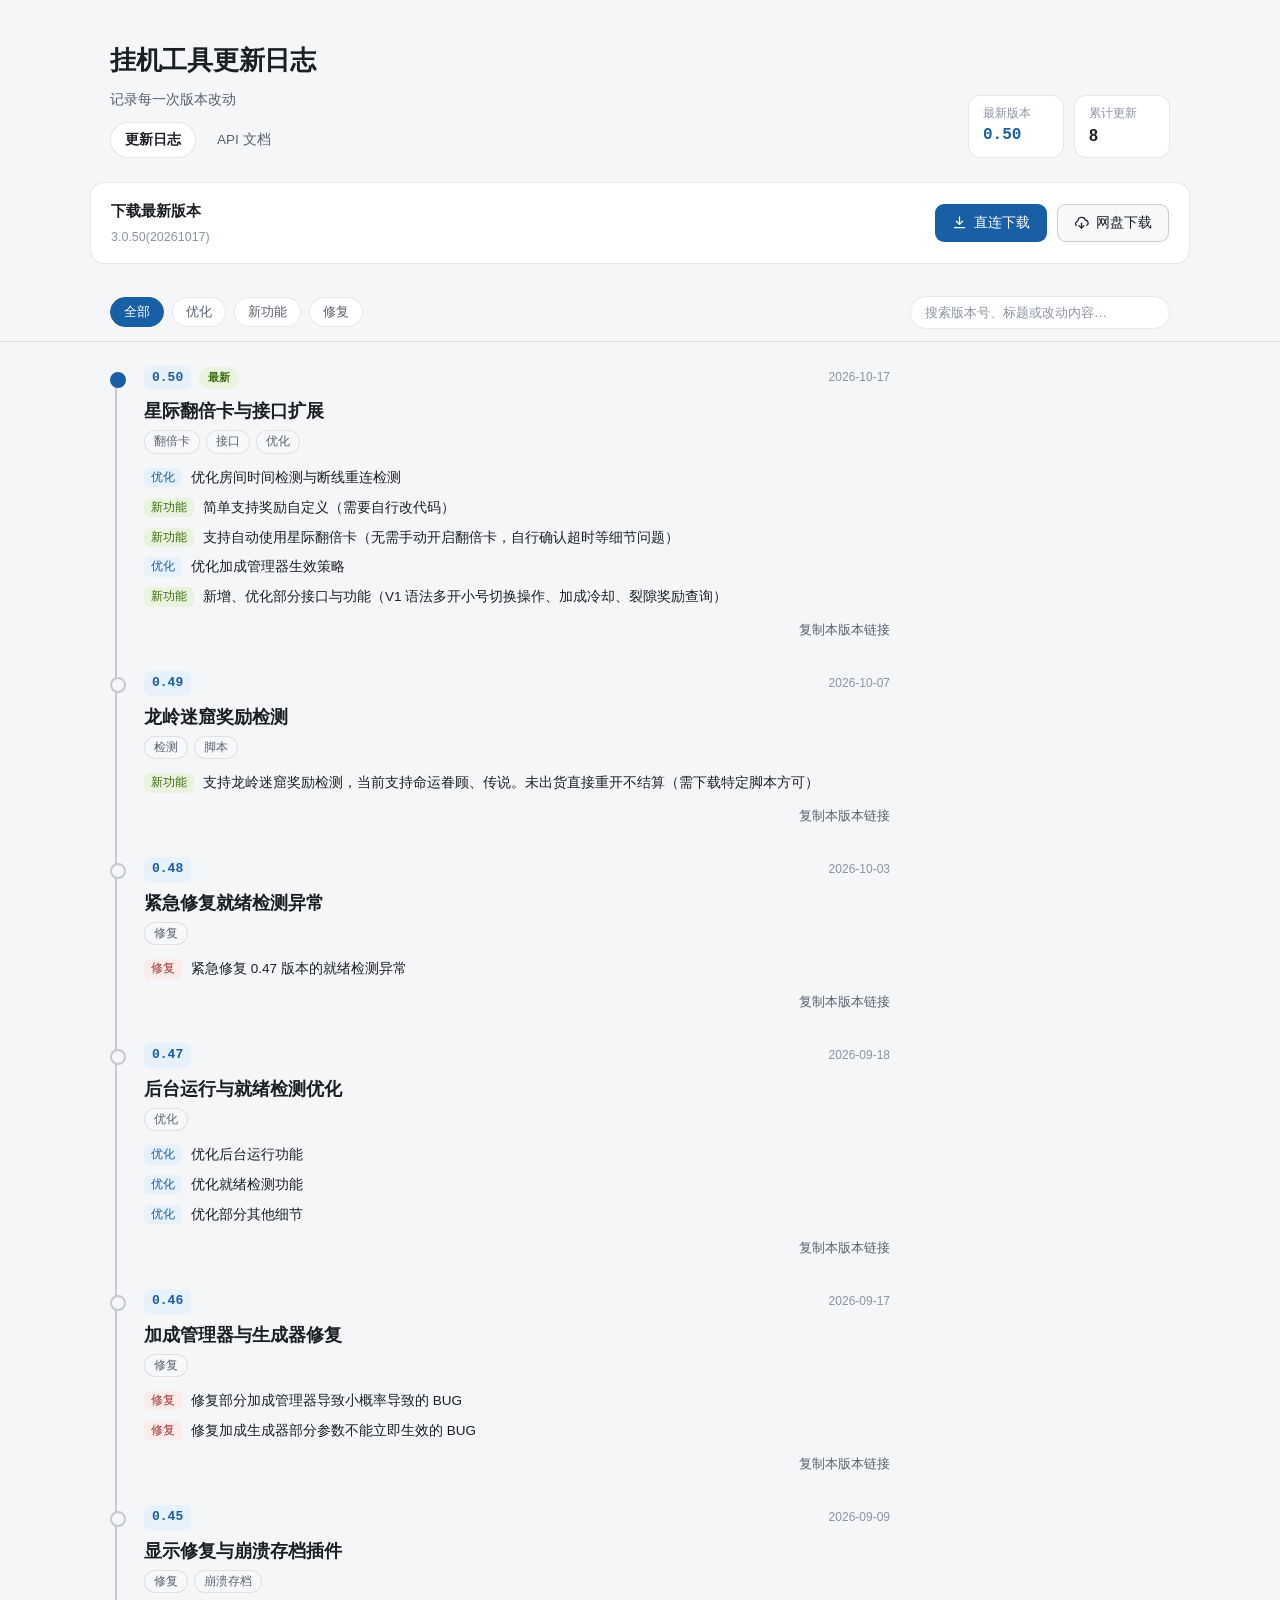
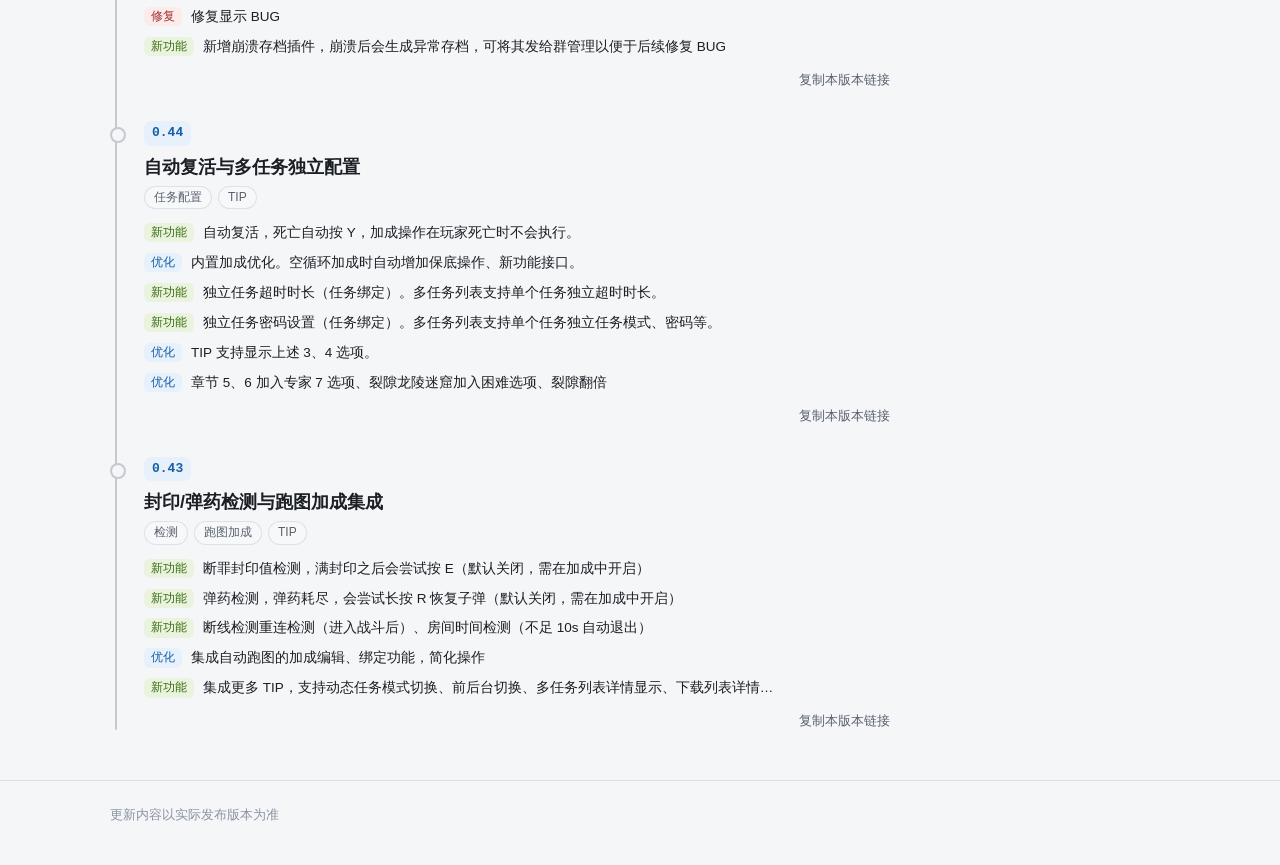
<file: index.html>
<!DOCTYPE html>
<html lang="zh-CN">
<head>
<meta charset="utf-8">
<meta name="viewport" content="width=device-width, initial-scale=1">
<title>挂机工具更新日志</title>
<meta name="description" content="挂机工具更新日志：记录每一次版本改动。">
<link rel="icon" href="data:,">
<link rel="stylesheet" href="./assets/style.css">
</head>
<body>

<header class="site-header">
  <div class="wrap">
    <div class="brand">
      <h1 id="site-title">挂机工具更新日志</h1>
      <p id="site-subtitle" class="subtitle">记录每一次版本改动</p>
      <nav class="site-nav brand-nav" aria-label="站点导航">
        <a href="./index.html" class="is-active" aria-current="page">更新日志</a>
        <a href="./api.html">API 文档</a>
      </nav>
    </div>
    <div class="meta">
      <div class="latest" id="latest-box" hidden>
        <span class="meta-label">最新版本</span>
        <strong id="latest-version">—</strong>
      </div>
      <div class="stat" id="stat-box" hidden>
        <span class="meta-label">累计更新</span>
        <strong id="stat-count">0</strong>
      </div>
    </div>
  </div>
</header>

<section class="download" id="download" hidden>
  <div class="wrap download-inner">
    <div class="download-text">
      <h2 id="download-title">下载最新版本</h2>
      <p id="download-note"></p>
    </div>
    <div class="download-actions" id="download-actions"></div>
  </div>
</section>

<div class="toolbar" id="toolbar" hidden>
  <div class="wrap toolbar-inner">
    <div class="filters" id="type-filters" role="group" aria-label="按类型筛选"></div>
    <div class="search">
      <input id="search" type="search" placeholder="搜索版本号、标题或改动内容…" autocomplete="off" aria-label="搜索">
    </div>
  </div>
</div>

<main class="wrap">
  <div id="status" class="status" role="status" aria-live="polite">
    <div class="spinner" aria-hidden="true"></div>
    <p>正在加载更新数据…</p>
  </div>
  <section id="timeline" class="timeline" aria-label="更新列表"></section>
</main>

<footer class="site-footer">
  <div class="wrap">
    <span id="footer-note">更新内容以实际发布版本为准</span>
  </div>
</footer>

<noscript>
  <div class="wrap"><p class="status">本站需要启用 JavaScript 才能解析并展示更新数据。</p></div>
</noscript>

<script src="./assets/app.js" defer></script>
</body>
</html>
</file>
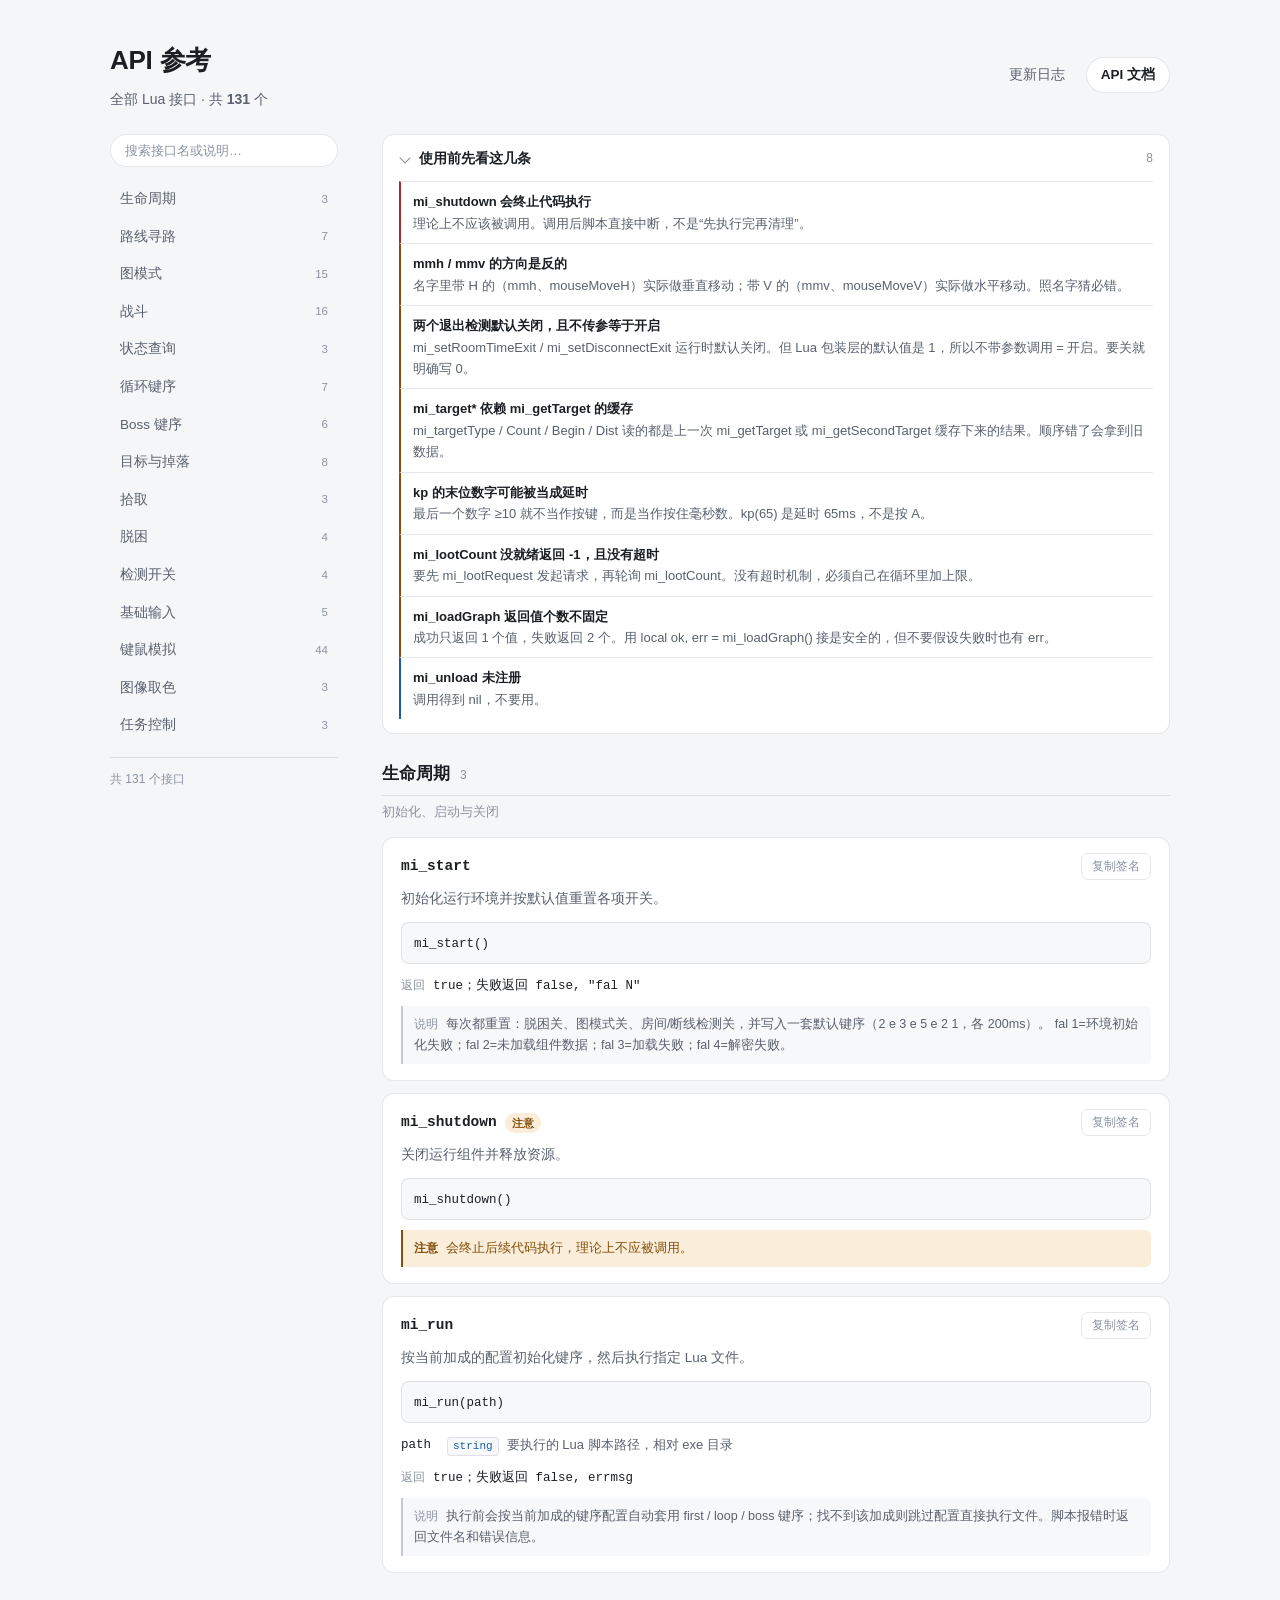
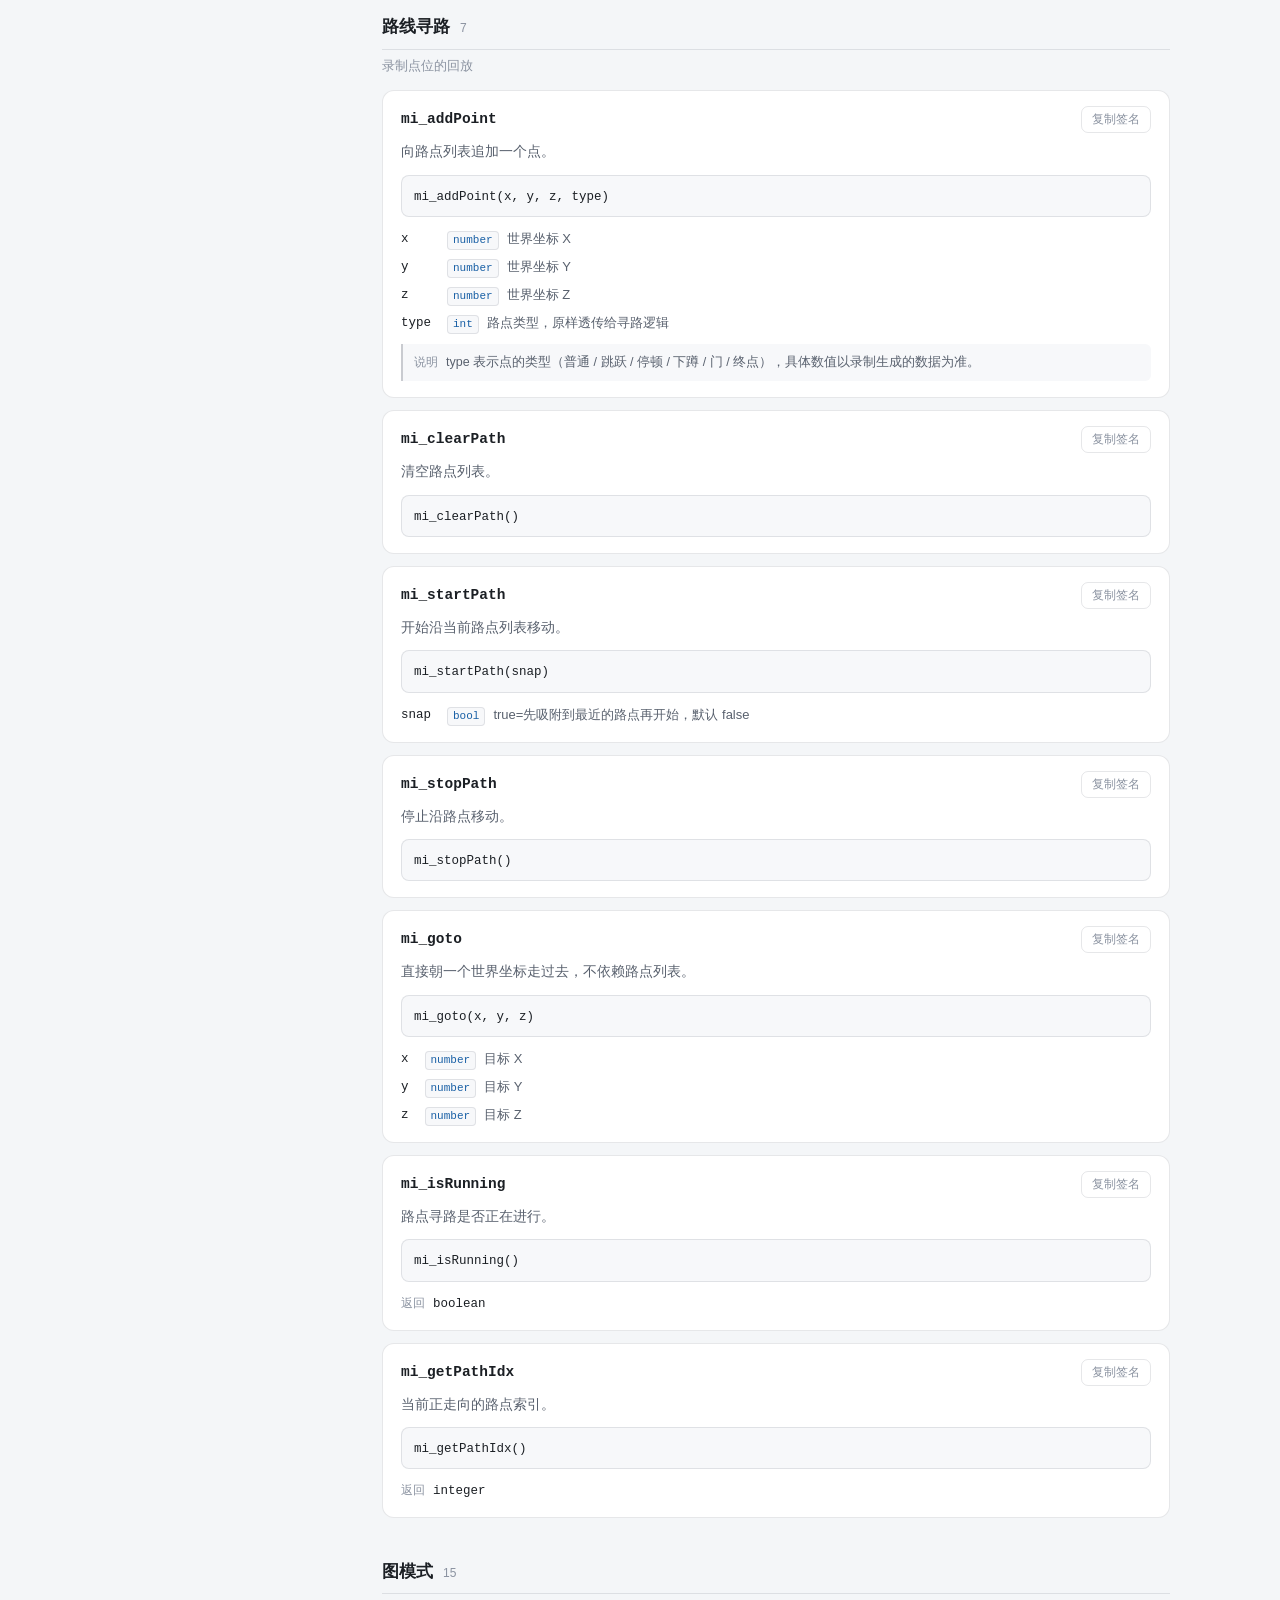
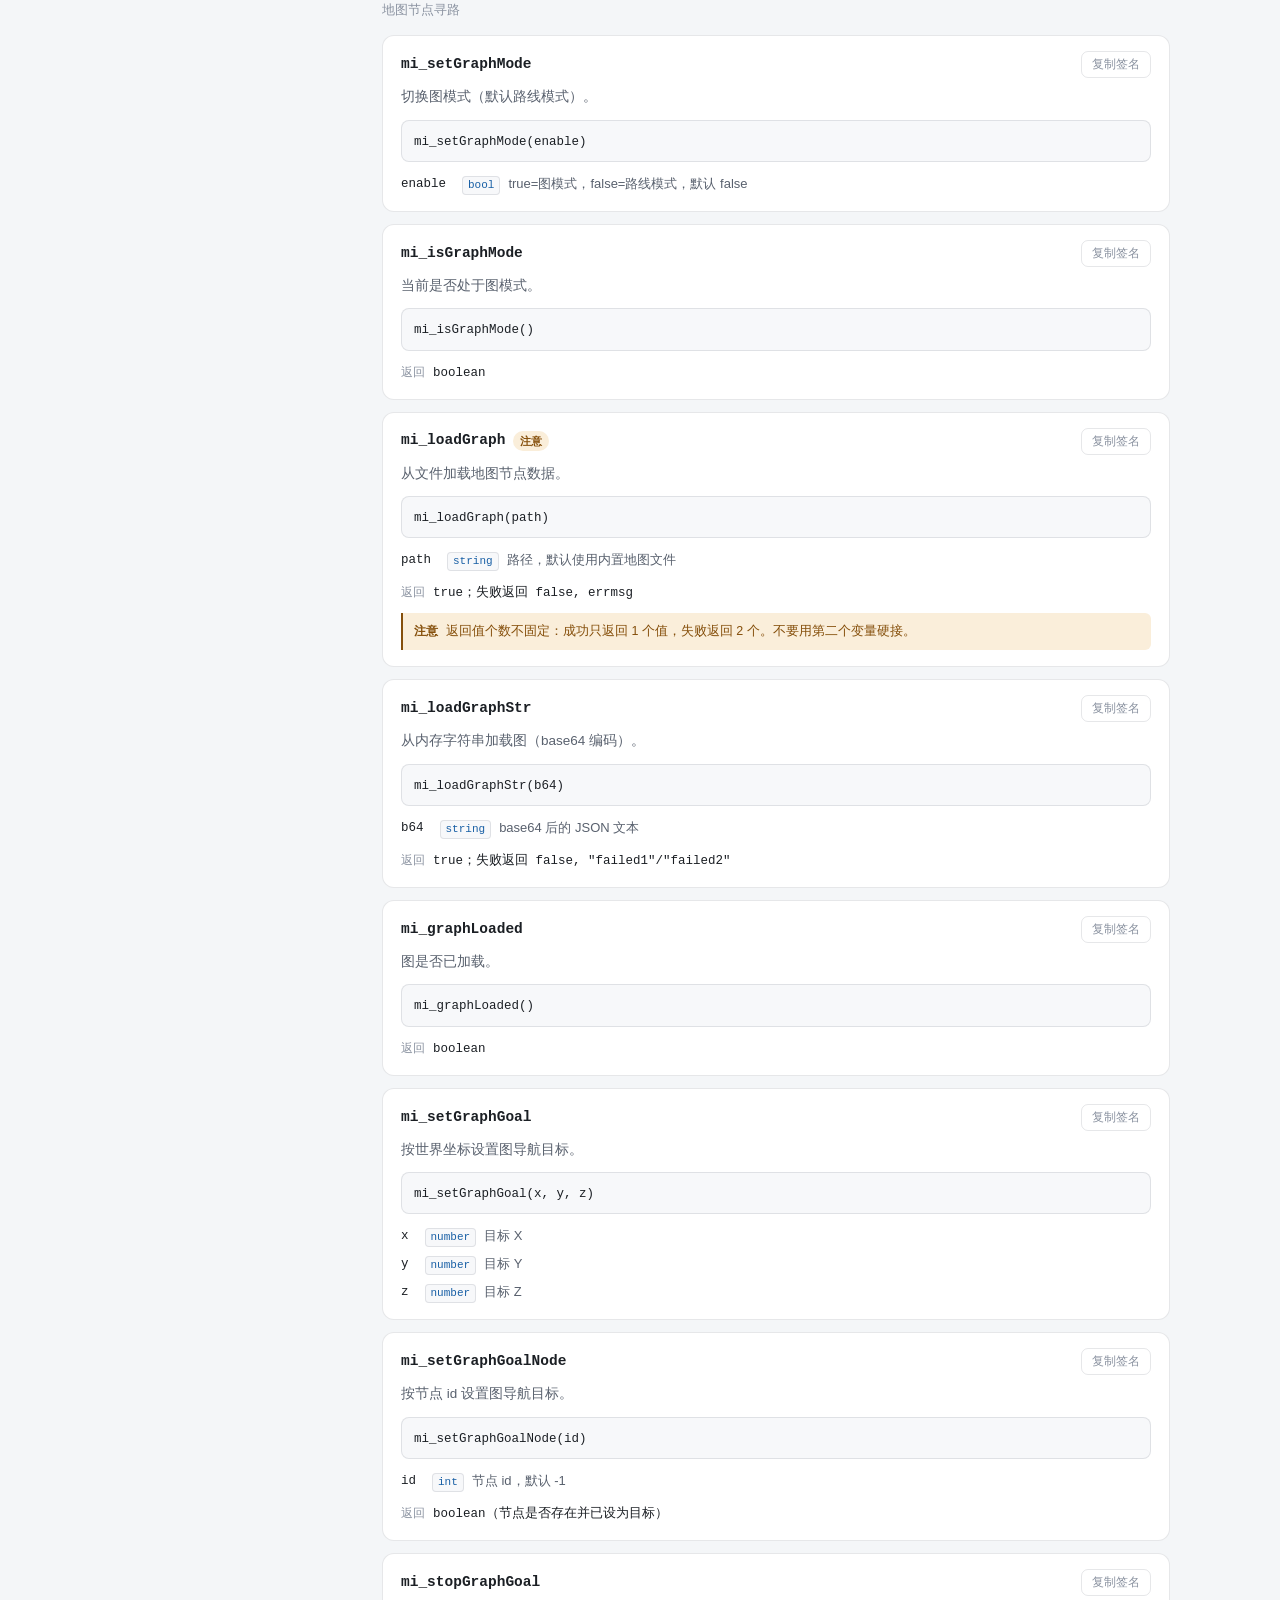
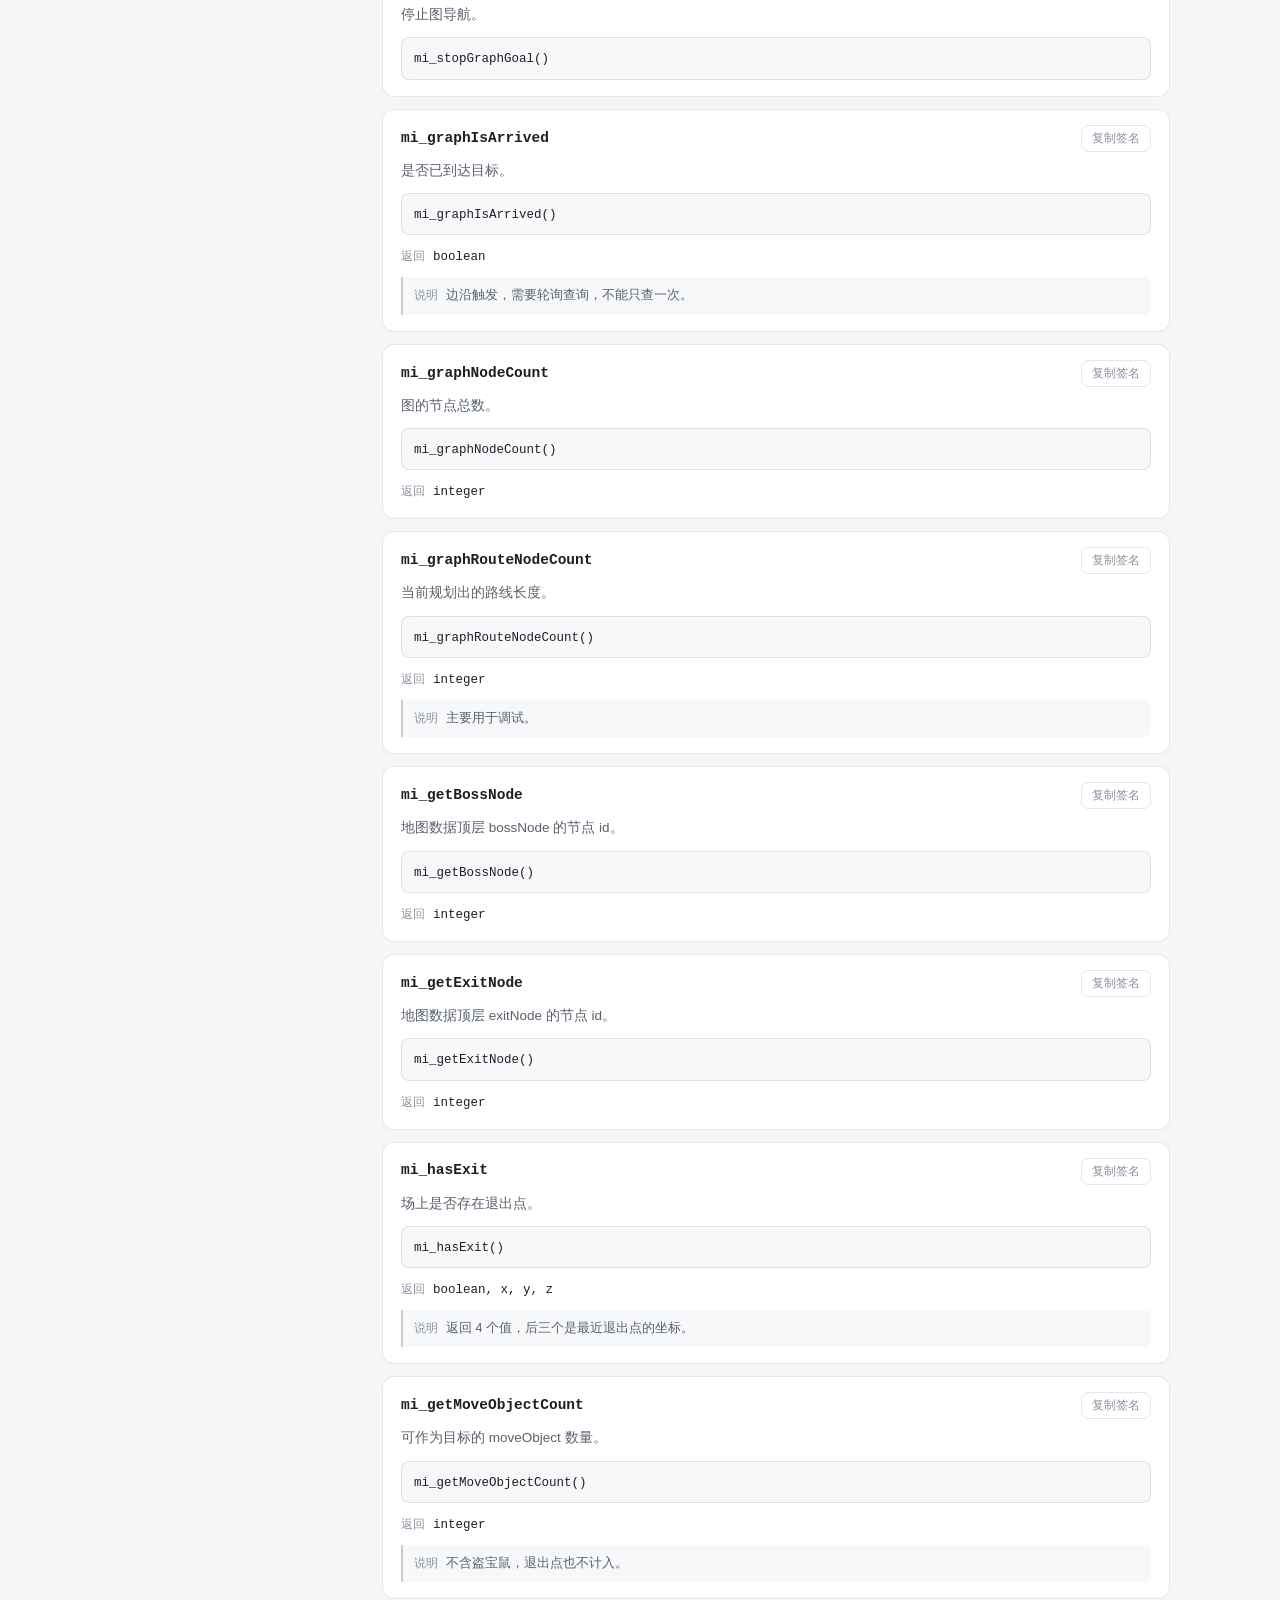
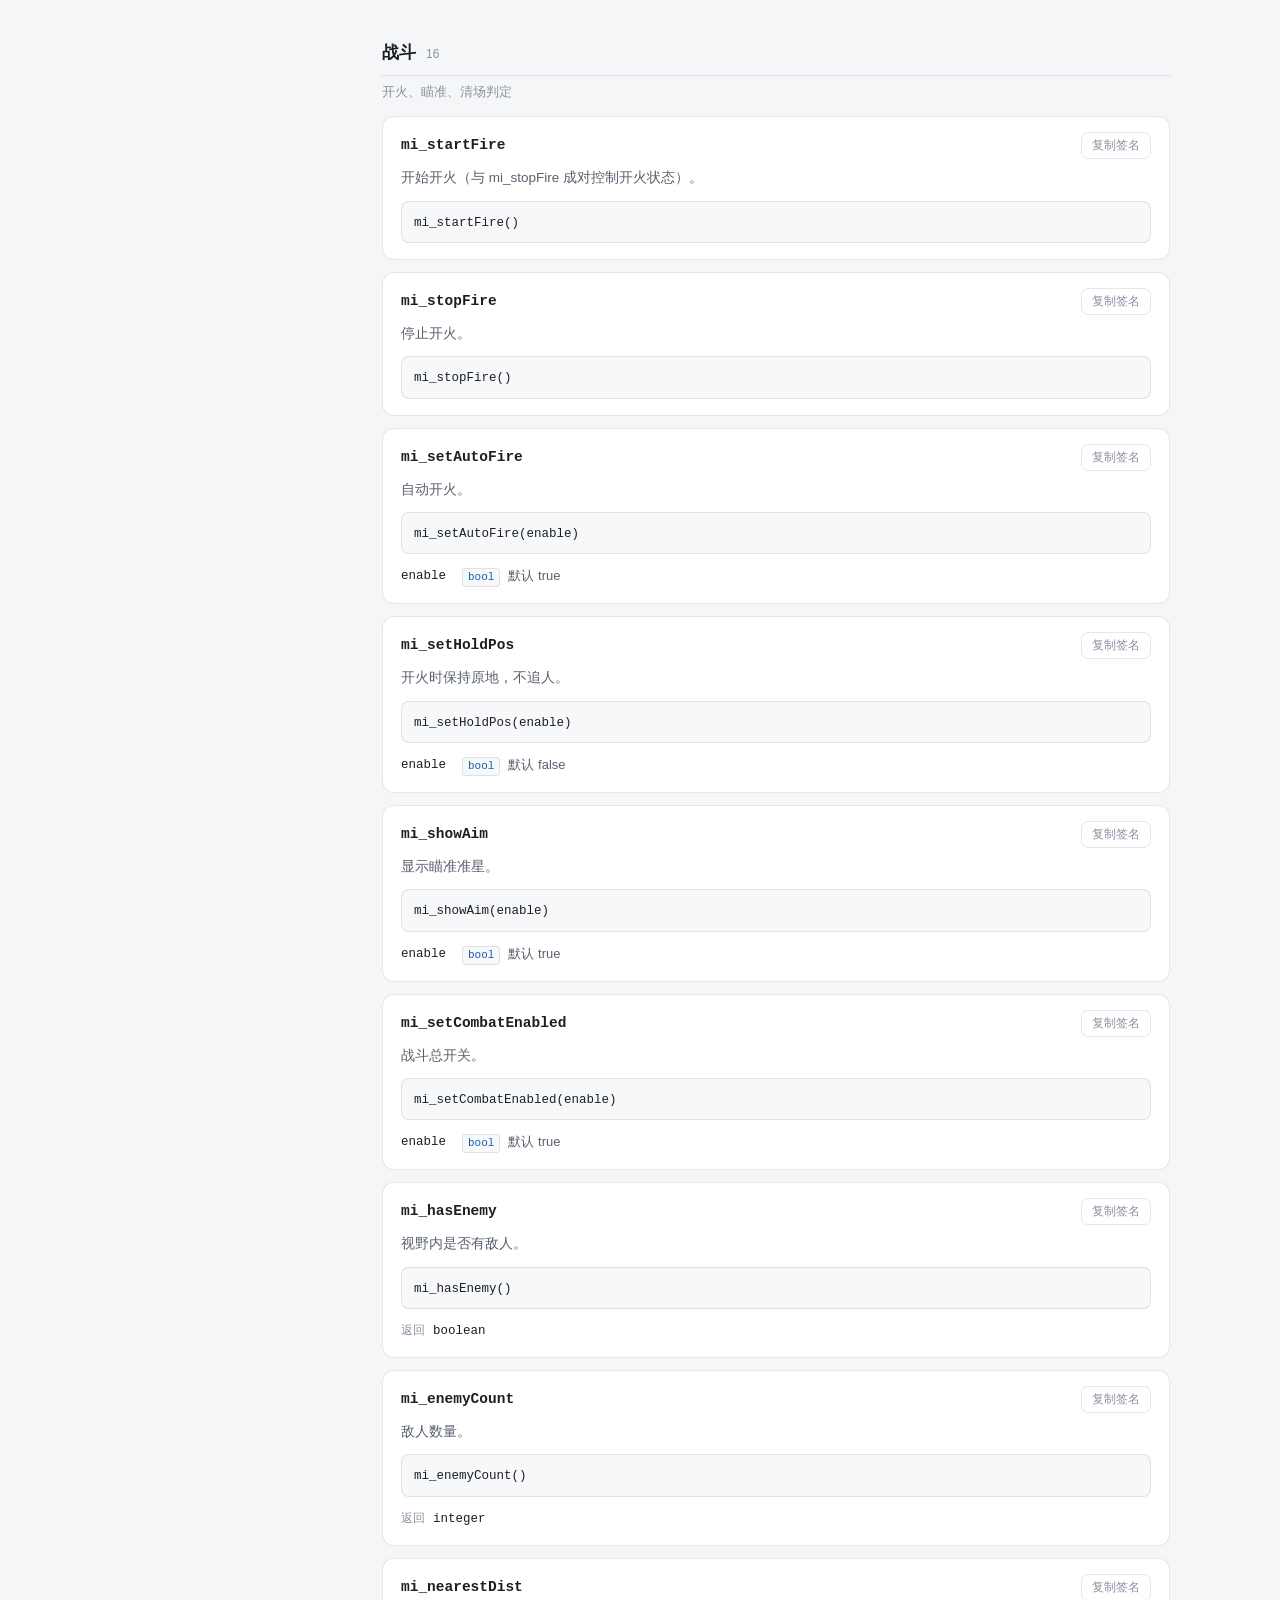
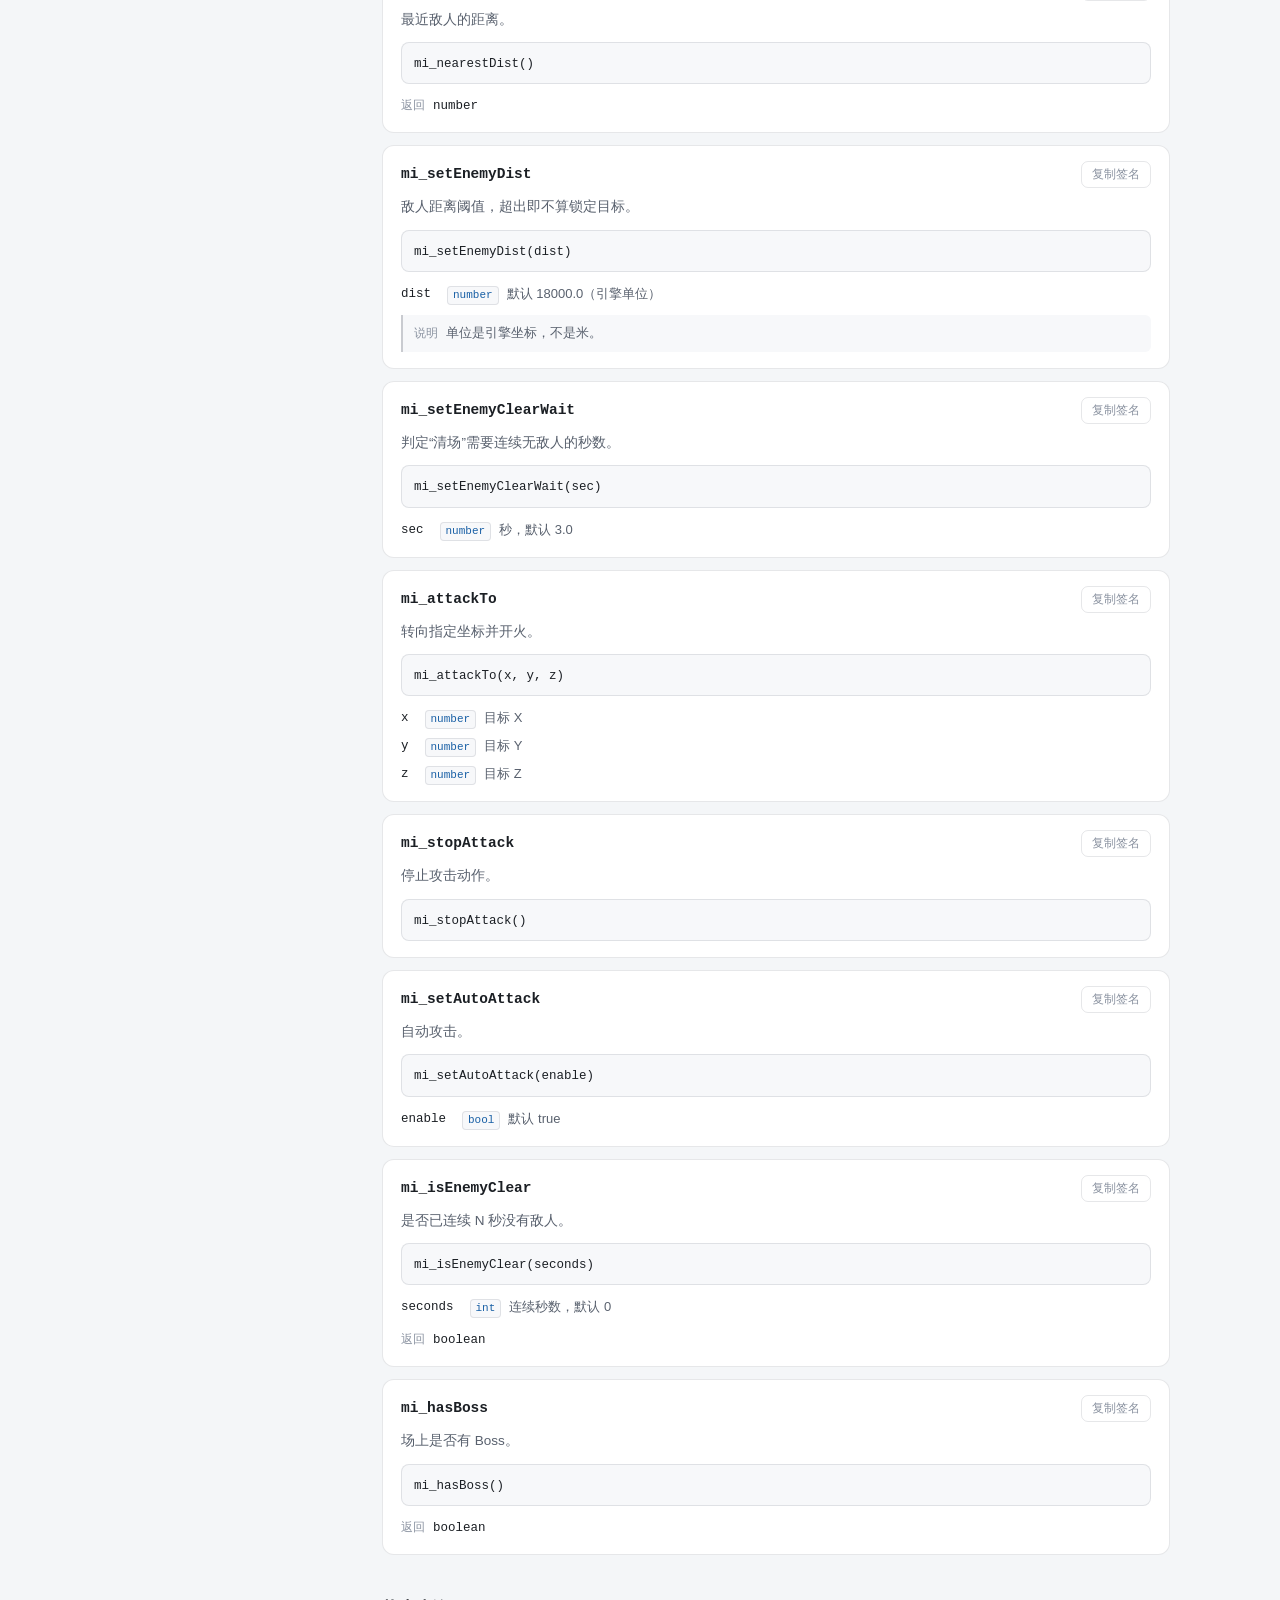
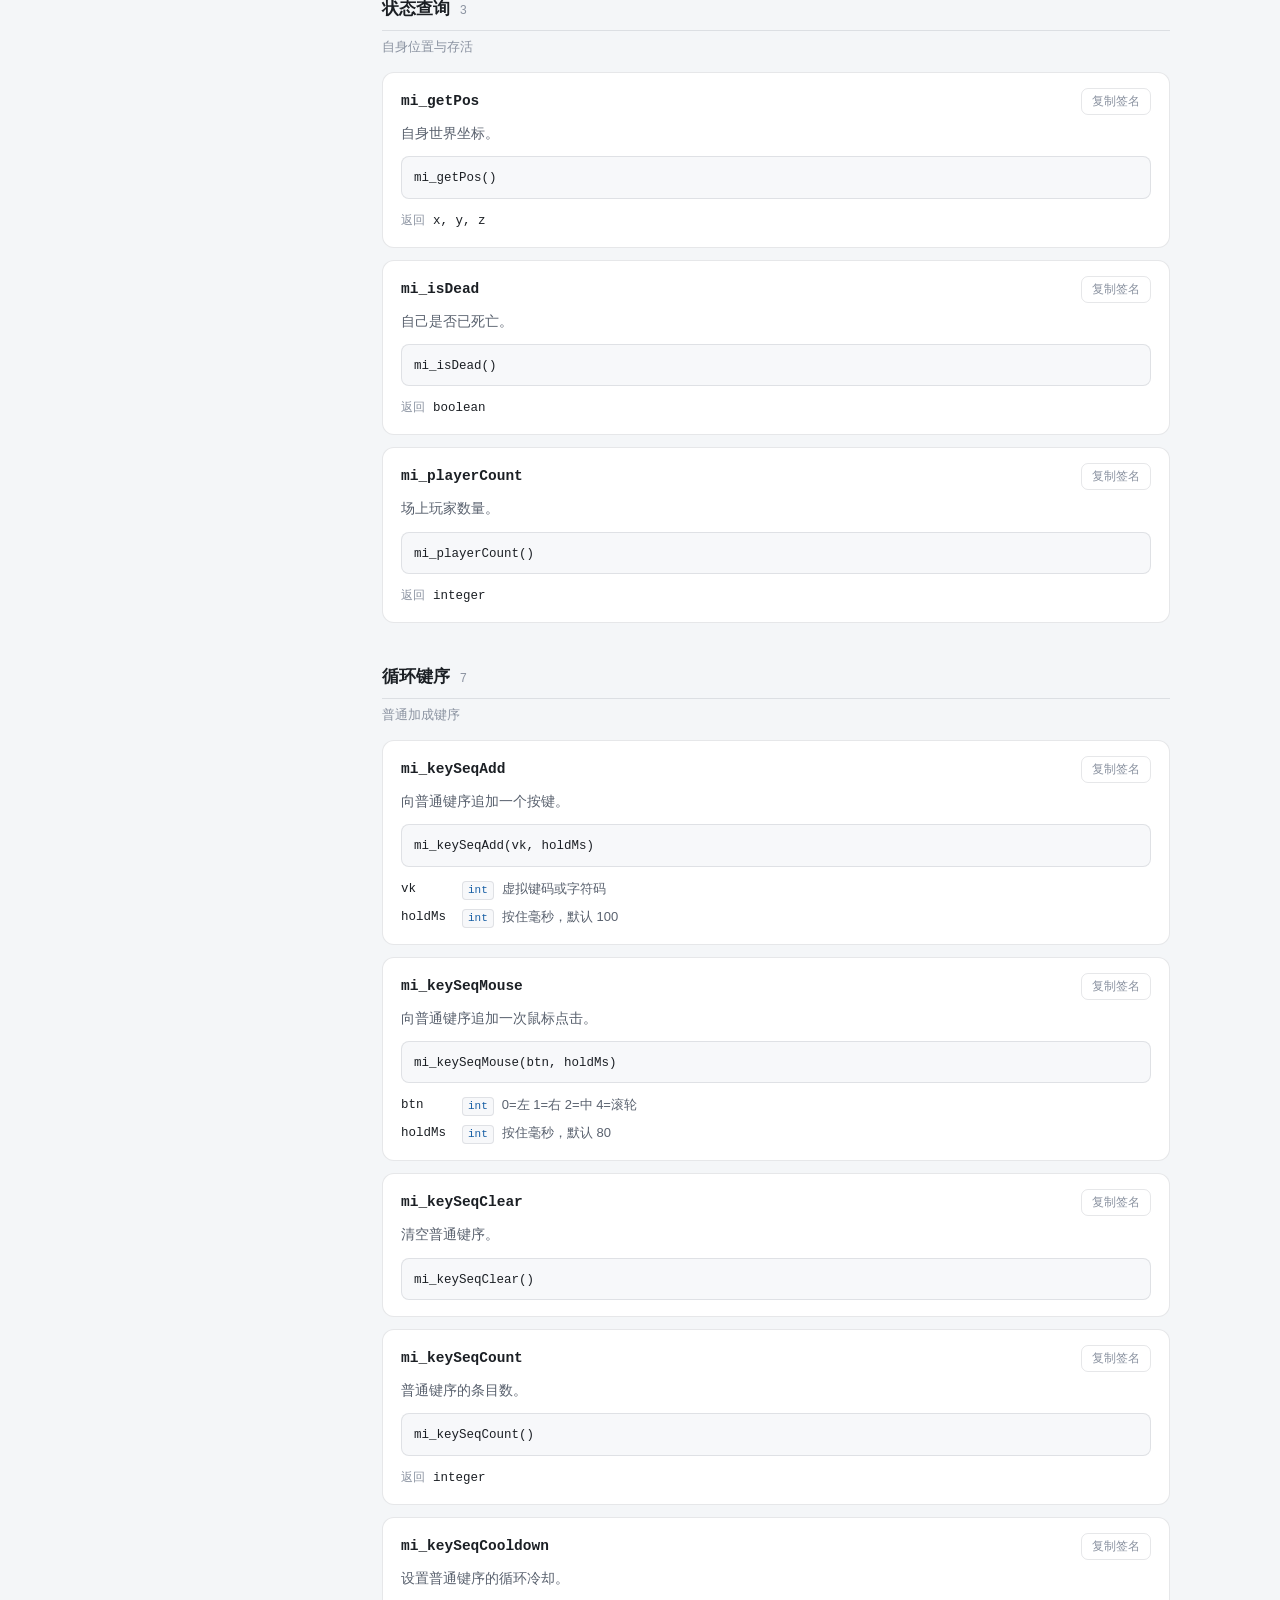
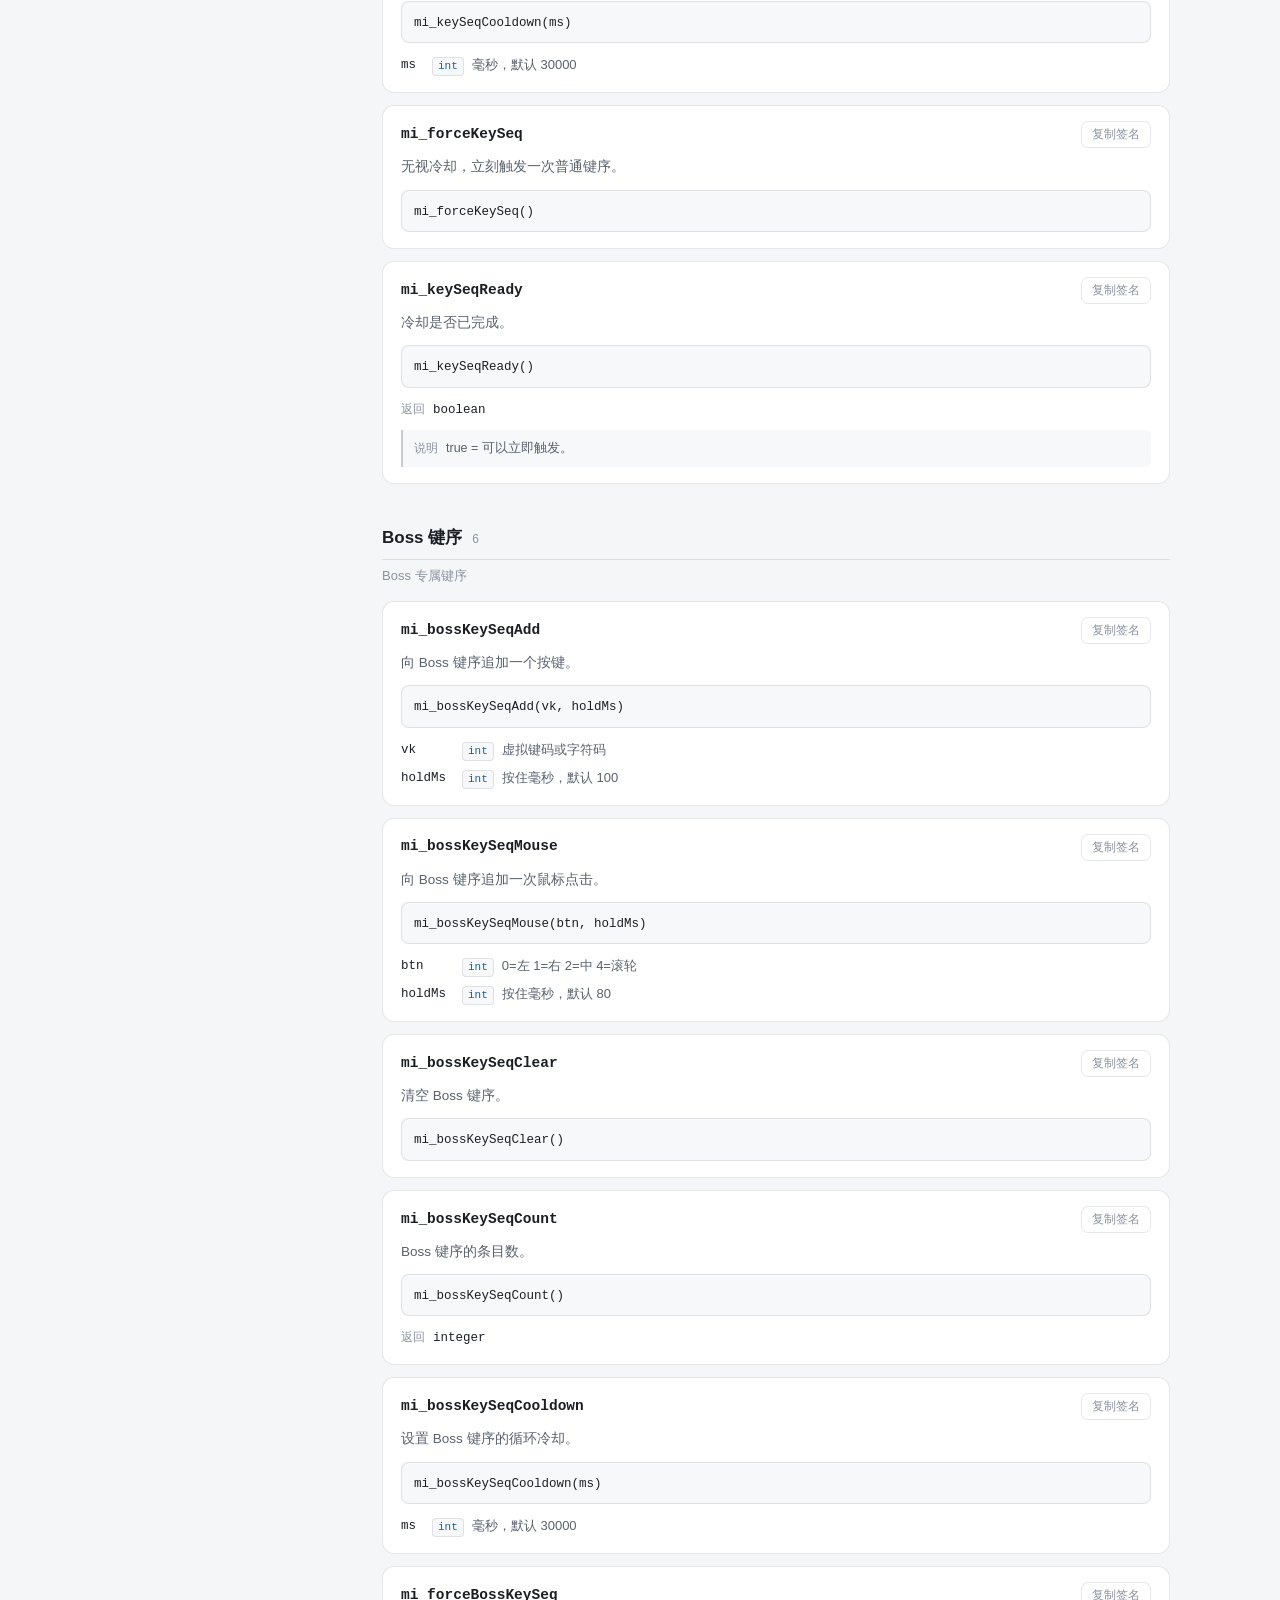
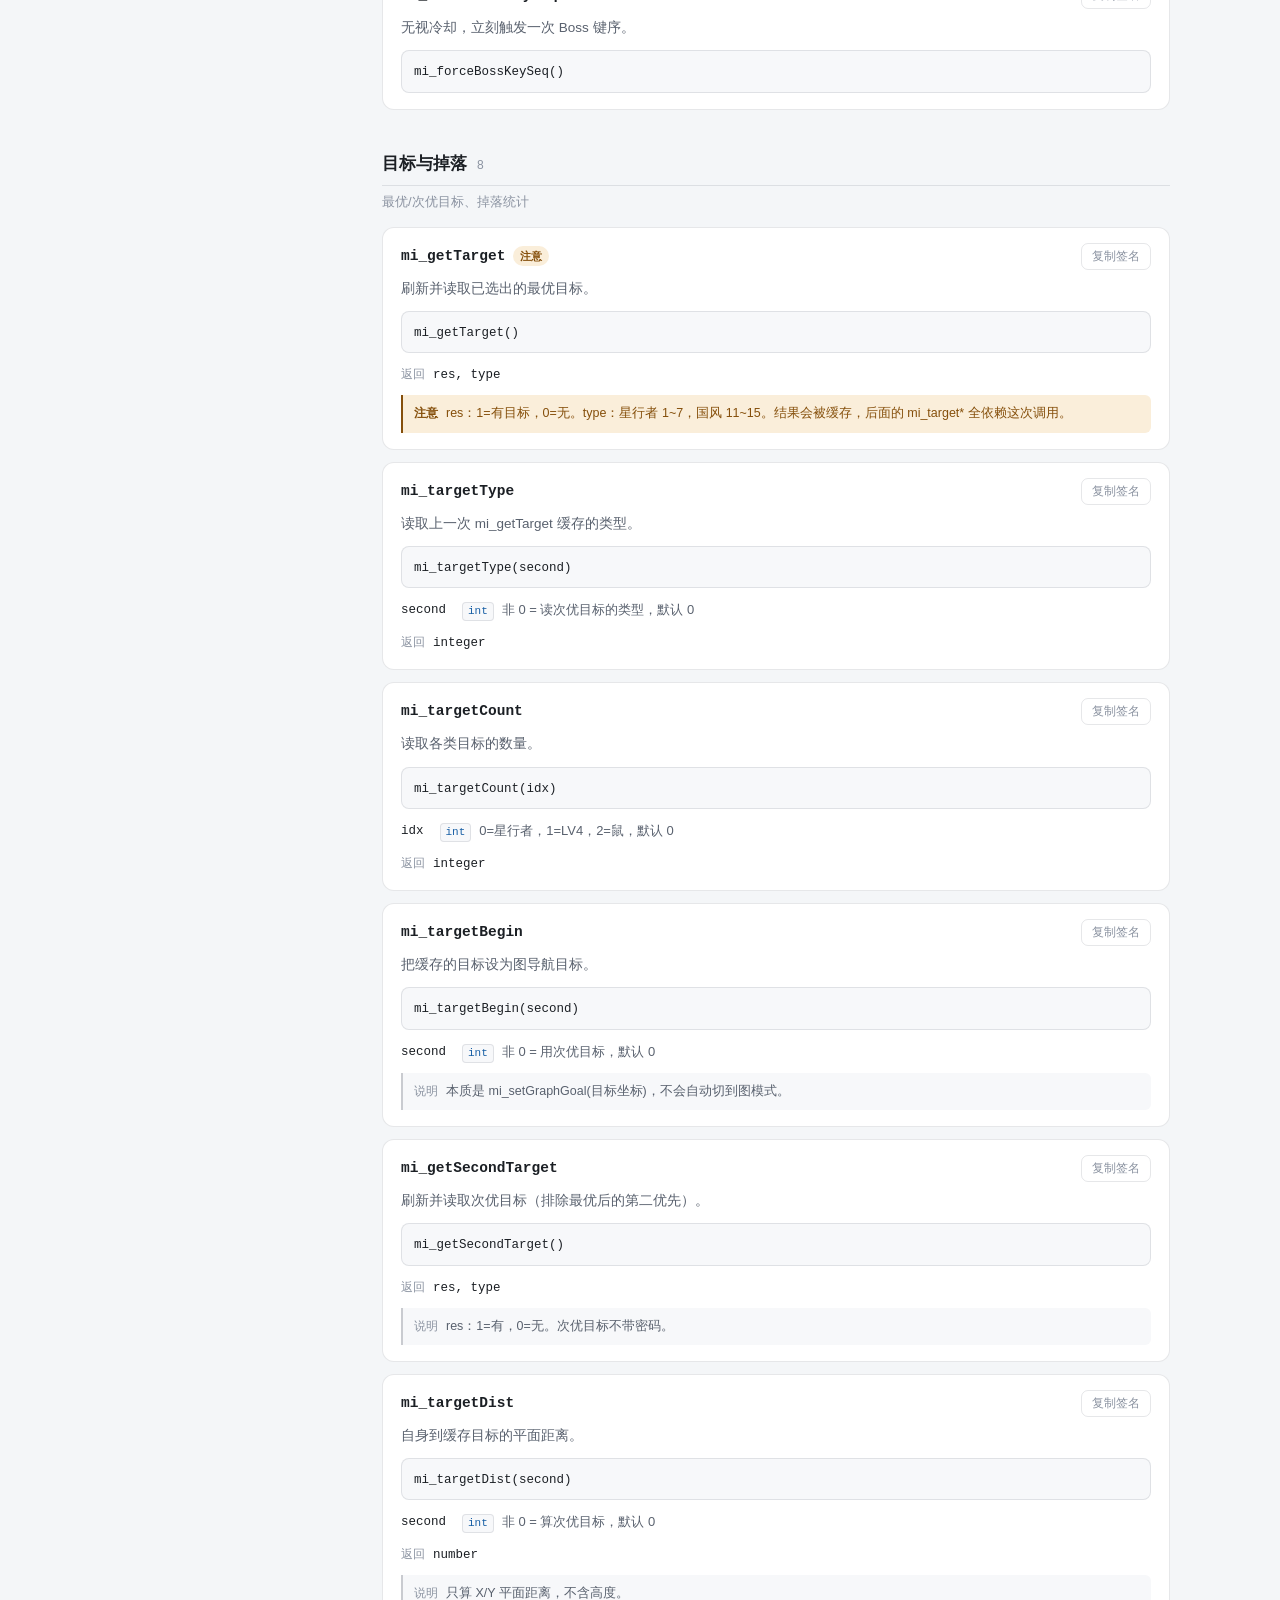
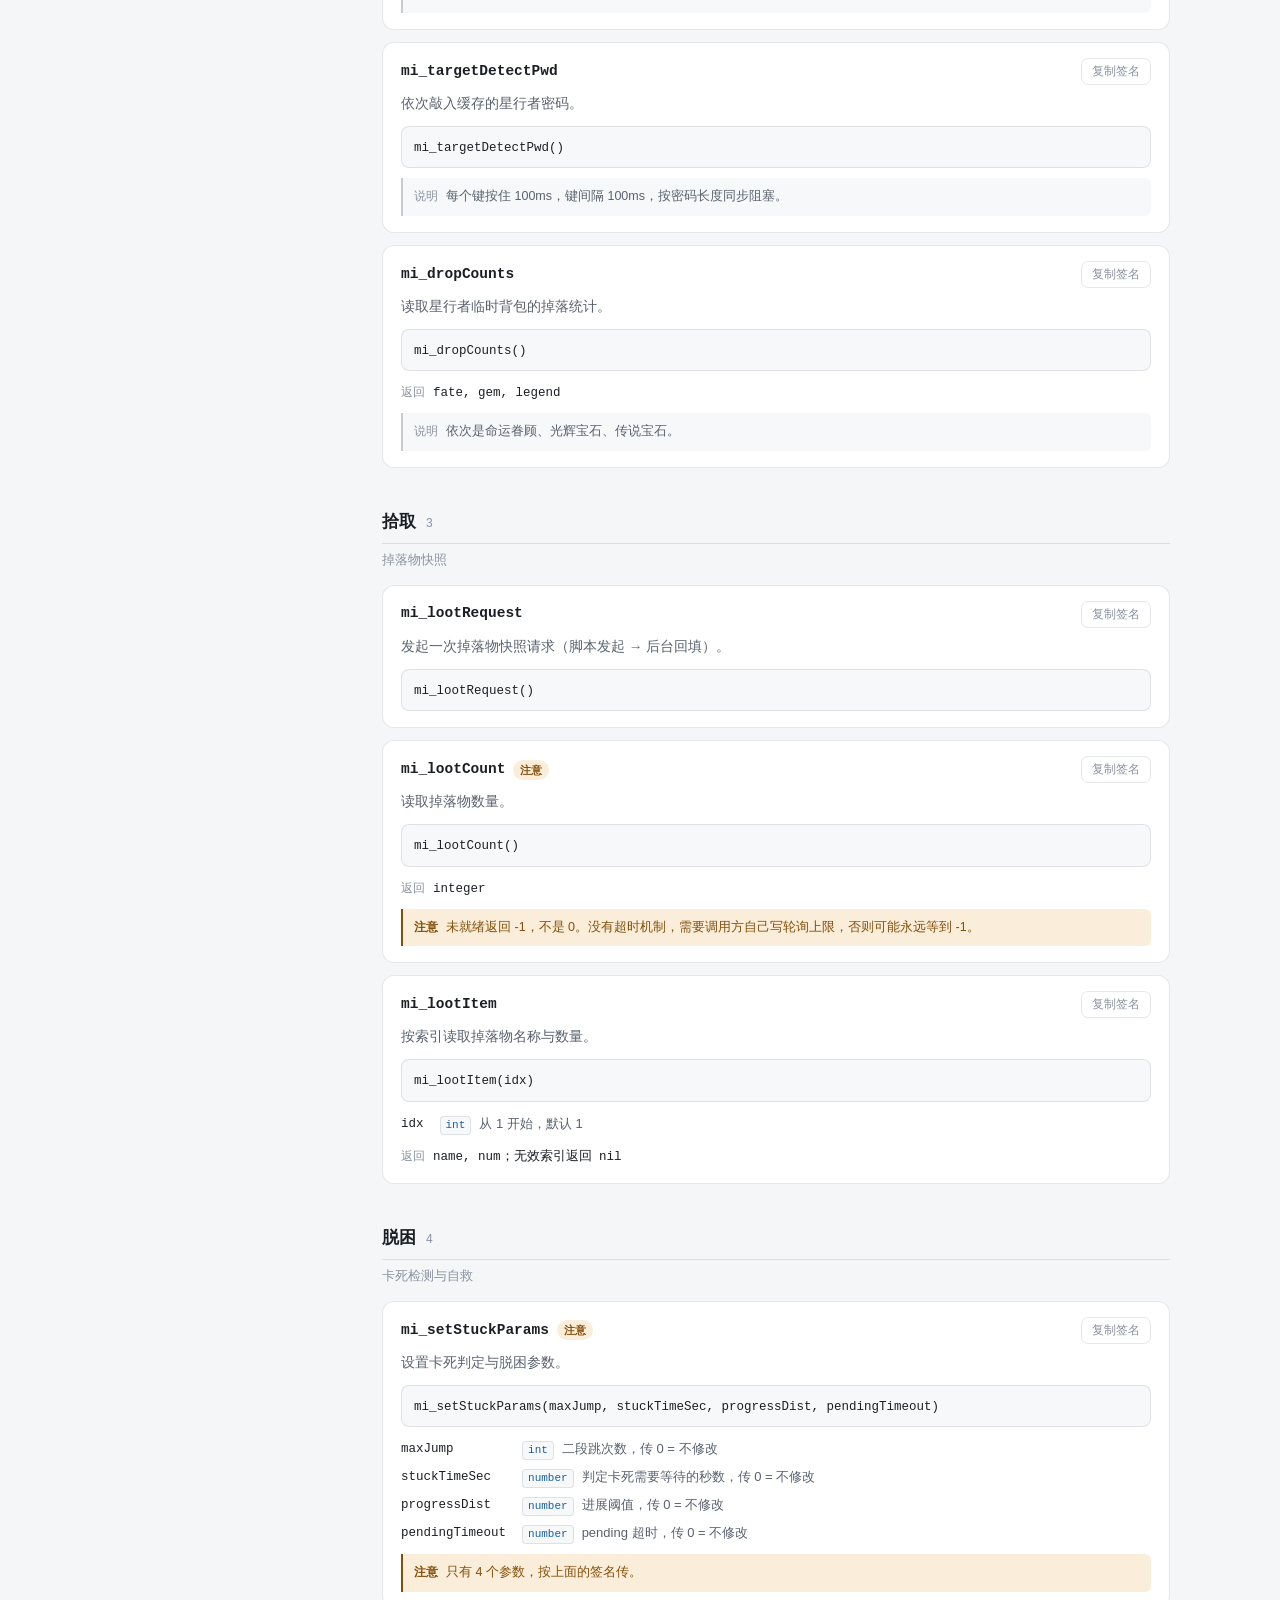
<file: api.html>
<!DOCTYPE html>
<html lang="zh-CN">
<head>
<meta charset="utf-8">
<meta name="viewport" content="width=device-width, initial-scale=1">
<title>API 参考 · 挂机工具</title>
<meta name="description" content="挂机工具 Lua 接口参考：全部 mi_* 与键鼠模拟函数，按功能分类检索。">
<link rel="icon" href="data:,">
<link rel="stylesheet" href="./assets/style.css">
</head>
<body>

<header class="site-header api-header">
  <div class="wrap">
    <div class="brand">
      <h1>API 参考</h1>
      <p class="subtitle">全部 Lua 接口 · 共 <strong id="api-total">—</strong> 个</p>
    </div>
    <nav class="site-nav" aria-label="站点导航">
      <a href="./index.html">更新日志</a>
      <a href="./api.html" class="is-active" aria-current="page">API 文档</a>
    </nav>
  </div>
</header>

<main class="wrap api-layout">

  <aside class="api-side">
    <div class="search api-search">
      <input id="api-search" type="search" placeholder="搜索接口名或说明…" autocomplete="off" aria-label="搜索接口">
    </div>
    <nav id="api-cats" class="api-cats" aria-label="接口分类"></nav>
    <p class="api-stat" id="api-stat"></p>
  </aside>

  <div class="api-main">
    <section id="api-notes" class="api-notes" aria-label="已知问题"></section>
    <div id="api-status" class="status" role="status" aria-live="polite">
      <div class="spinner" aria-hidden="true"></div>
      <p>正在加载接口数据…</p>
    </div>
    <section id="api-list" class="api-list" aria-label="接口列表"></section>
  </div>

</main>

<footer class="site-footer">
  <div class="wrap">
    <span>内容按实际接口逐条核对 · 版本 3.0.50</span>
  </div>
</footer>

<noscript>
  <div class="wrap"><p class="status">本页需要启用 JavaScript 才能解析并展示接口数据。</p></div>
</noscript>

<script src="./assets/api.js" defer></script>
</body>
</html>
</file>
<file: assets/style.css>
/* 挂机工具更新日志 — 时间线风格 */

:root {
  --bg: #f4f6f8;
  --surface: #ffffff;
  --surface-2: #f7f8fa;
  --text: #1b1f24;
  --text-2: #59616e;
  --text-3: #8b93a1;
  --border: rgba(16, 24, 40, .10);
  --border-strong: rgba(16, 24, 40, .20);
  --accent: #185fa5;

  --c-green-bg: #eaf3de;   --c-green-fg: #3b6d11;
  --c-red-bg: #fcebeb;     --c-red-fg: #a32d2d;
  --c-blue-bg: #e6f1fb;    --c-blue-fg: #185fa5;
  --c-amber-bg: #faeeda;   --c-amber-fg: #854f0b;
  --c-gray-bg: #f1efe8;    --c-gray-fg: #5f5e5a;
  --c-purple-bg: #eeedfe;  --c-purple-fg: #534ab7;
  --c-teal-bg: #e1f5ee;    --c-teal-fg: #0f6e56;
  --c-pink-bg: #fbeaf0;    --c-pink-fg: #993556;
}

@media (prefers-color-scheme: dark) {
  :root {
    --bg: #14171a;
    --surface: #1c2024;
    --surface-2: #23282d;
    --text: #eceef1;
    --text-2: #a8b0ba;
    --text-3: #7b838e;
    --border: rgba(255, 255, 255, .10);
    --border-strong: rgba(255, 255, 255, .20);
    --accent: #85b7eb;

    --c-green-bg: rgba(151, 196, 89, .16);  --c-green-fg: #c0dd97;
    --c-red-bg: rgba(226, 75, 74, .16);     --c-red-fg: #f09595;
    --c-blue-bg: rgba(55, 138, 221, .16);   --c-blue-fg: #85b7eb;
    --c-amber-bg: rgba(239, 159, 39, .16);  --c-amber-fg: #fac775;
    --c-gray-bg: rgba(180, 178, 169, .16);  --c-gray-fg: #d3d1c7;
    --c-purple-bg: rgba(127, 119, 221, .16);--c-purple-fg: #cecbf6;
    --c-teal-bg: rgba(29, 158, 117, .16);   --c-teal-fg: #9fe1cb;
    --c-pink-bg: rgba(212, 83, 126, .16);   --c-pink-fg: #f4c0d1;
  }
}

* { box-sizing: border-box; }

html { -webkit-text-size-adjust: 100%; }

body {
  margin: 0;
  background: var(--bg);
  color: var(--text);
  font-family: -apple-system, BlinkMacSystemFont, "Segoe UI", "Microsoft YaHei",
               "PingFang SC", "Hiragino Sans GB", Roboto, Helvetica, Arial, sans-serif;
  font-size: 14px;
  line-height: 1.6;
  -webkit-font-smoothing: antialiased;
}

.wrap {
  max-width: 1100px;
  margin: 0 auto;
  padding: 0 20px;
}

/* ---------- 头部 ---------- */

.site-header {
  padding: 40px 0 24px;
}

.site-header .wrap {
  display: flex;
  flex-wrap: wrap;
  gap: 20px;
  align-items: flex-end;
  justify-content: space-between;
}

.brand h1 {
  margin: 0;
  font-size: 26px;
  font-weight: 600;
  letter-spacing: -.01em;
}

.subtitle {
  margin: 6px 0 0;
  color: var(--text-2);
  font-size: 14px;
}

.meta {
  display: flex;
  gap: 10px;
}

.latest,
.stat {
  background: var(--surface);
  border: 1px solid var(--border);
  border-radius: 12px;
  padding: 8px 14px;
  min-width: 96px;
}

.meta-label {
  display: block;
  font-size: 12px;
  color: var(--text-3);
}

.latest strong { font-size: 16px; font-weight: 600; color: var(--accent); font-family: ui-monospace, Consolas, monospace; }
.stat strong { font-size: 16px; font-weight: 600; }

/* ---------- 下载区 ---------- */

.download {
  margin-bottom: 20px;
}

.download-inner {
  display: flex;
  flex-wrap: wrap;
  gap: 16px 20px;
  align-items: center;
  justify-content: space-between;
  background: var(--surface);
  border: 1px solid var(--border);
  border-radius: 14px;
  padding: 16px 20px;
}

.download-text h2 {
  margin: 0;
  font-size: 15px;
  font-weight: 600;
}

.download-text p {
  margin: 4px 0 0;
  font-size: 12.5px;
  color: var(--text-3);
}

.download-actions {
  display: flex;
  flex-wrap: wrap;
  align-items: center;
  gap: 10px;
}

.btn {
  display: inline-flex;
  align-items: center;
  gap: 7px;
  height: 38px;
  padding: 0 16px;
  border: 1px solid transparent;
  border-radius: 9px;
  font-size: 13.5px;
  font-weight: 500;
  white-space: nowrap;
  text-decoration: none;
  cursor: pointer;
  transition: background .15s, border-color .15s, color .15s;
}

.btn svg { width: 15px; height: 15px; flex: none; }

.btn-primary {
  background: var(--accent);
  color: #fff;
}

.btn-primary:hover { background: #0c447c; }

.btn-ghost {
  background: var(--surface-2);
  border-color: var(--border-strong);
  color: var(--text);
}

.btn-ghost:hover {
  border-color: var(--accent);
  color: var(--accent);
}

.btn.is-disabled {
  opacity: .45;
  cursor: not-allowed;
}

.code-chip {
  display: inline-flex;
  align-items: center;
  height: 38px;
  padding: 0 13px;
  border: 1px dashed var(--border-strong);
  border-radius: 9px;
  background: none;
  color: var(--text-2);
  font-family: ui-monospace, Consolas, monospace;
  font-size: 12.5px;
  cursor: pointer;
  transition: border-color .15s, color .15s;
}

.code-chip:hover {
  border-color: var(--accent);
  color: var(--accent);
}

.code-chip.is-done {
  border-color: var(--c-green-fg);
  color: var(--c-green-fg);
}

@media (prefers-color-scheme: dark) {
  .btn-primary { color: #10141a; }
  .btn-primary:hover { background: #b5d4f4; }
}

/* ---------- 工具条 ---------- */

.toolbar {
  position: sticky;
  top: 0;
  z-index: 5;
  background: color-mix(in srgb, var(--bg) 88%, transparent);
  backdrop-filter: blur(10px);
  border-bottom: 1px solid var(--border);
  padding: 12px 0;
  margin-bottom: 24px;
}

.toolbar-inner {
  display: flex;
  flex-wrap: wrap;
  gap: 12px;
  align-items: center;
  justify-content: space-between;
}

.filters {
  display: flex;
  flex-wrap: wrap;
  gap: 8px;
}

.chip {
  border: 1px solid var(--border);
  background: var(--surface);
  color: var(--text-2);
  border-radius: 999px;
  padding: 5px 13px;
  font-size: 13px;
  font-family: inherit;
  cursor: pointer;
  transition: background .15s, color .15s, border-color .15s;
}

.chip:hover { border-color: var(--border-strong); color: var(--text); }

.chip[aria-pressed="true"] {
  background: var(--accent);
  border-color: var(--accent);
  color: #fff;
}

@media (prefers-color-scheme: dark) {
  .chip[aria-pressed="true"] { color: #10141a; }
}

.search input {
  width: 260px;
  max-width: 100%;
  padding: 8px 14px;
  border: 1px solid var(--border);
  border-radius: 999px;
  background: var(--surface);
  color: var(--text);
  font-size: 13px;
  font-family: inherit;
  outline: none;
  transition: border-color .15s;
}

.search input::placeholder { color: var(--text-3); }
.search input:focus { border-color: var(--accent); }

/* ---------- 状态区 ---------- */

.status {
  display: flex;
  flex-direction: column;
  align-items: center;
  gap: 12px;
  padding: 60px 20px;
  color: var(--text-2);
  text-align: center;
}

.status[hidden] { display: none; }

.status.is-error { color: var(--c-red-fg); }
.status.is-error code {
  font-family: ui-monospace, Consolas, monospace;
  background: var(--surface-2);
  border: 1px solid var(--border);
  border-radius: 6px;
  padding: 2px 6px;
  color: var(--text);
}
.status p { margin: 0; }
.status .hint { font-size: 13px; color: var(--text-3); }

.spinner {
  width: 22px;
  height: 22px;
  border: 2px solid var(--border-strong);
  border-top-color: var(--accent);
  border-radius: 50%;
  animation: spin .8s linear infinite;
}

@keyframes spin { to { transform: rotate(360deg); } }

@media (prefers-reduced-motion: reduce) {
  .spinner { animation: none; }
}

/* ---------- 时间线 ---------- */

.timeline {
  position: relative;
  max-width: 780px;
  margin-bottom: 50px;
}

.timeline::before {
  content: "";
  position: absolute;
  left: 5px;
  top: 8px;
  bottom: 0;
  width: 2px;
  border-radius: 2px;
  background: var(--border-strong);
}

.entry {
  position: relative;
  padding-left: 34px;
  padding-bottom: 32px;
}

.entry:last-child { padding-bottom: 0; }

.entry::before {
  content: "";
  position: absolute;
  left: 0;
  top: 6px;
  width: 12px;
  height: 12px;
  border-radius: 50%;
  background: var(--bg);
  border: 2px solid var(--border-strong);
  transition: border-color .18s, background .18s, box-shadow .18s;
}

.entry:hover::before { border-color: var(--accent); }

.entry.is-latest::before {
  border-color: var(--accent);
  background: var(--accent);
}

.entry.is-target::before {
  border-color: var(--accent);
  background: var(--accent);
  box-shadow: 0 0 0 5px color-mix(in srgb, var(--accent) 22%, transparent);
}

.entry.is-target h2 { color: var(--accent); }

.entry-head {
  display: flex;
  flex-wrap: wrap;
  align-items: center;
  gap: 8px;
  margin-bottom: 8px;
}

.version {
  font-family: ui-monospace, Consolas, monospace;
  font-size: 13px;
  font-weight: 600;
  color: var(--accent);
  background: var(--c-blue-bg);
  border-radius: 7px;
  padding: 2px 8px;
}

.tag-latest {
  font-size: 11px;
  font-weight: 600;
  color: var(--c-green-fg);
  background: var(--c-green-bg);
  border-radius: 999px;
  padding: 2px 9px;
}

.date {
  font-size: 12px;
  color: var(--text-3);
  margin-left: auto;
  white-space: nowrap;
}

.entry h2 {
  margin: 0 0 6px;
  font-size: 18px;
  font-weight: 600;
  line-height: 1.45;
  transition: color .18s;
}

.summary {
  margin: 0 0 14px;
  color: var(--text-2);
  font-size: 13.5px;
}

.tags {
  display: flex;
  flex-wrap: wrap;
  gap: 6px;
  margin-bottom: 14px;
}

.tag {
  font-size: 12px;
  color: var(--text-2);
  background: var(--surface-2);
  border: 1px solid var(--border);
  border-radius: 999px;
  padding: 1px 9px;
}

/* ---------- 改动条目 ---------- */

.changes {
  list-style: none;
  margin: 0;
  padding: 0;
  display: flex;
  flex-direction: column;
  gap: 9px;
}

.change {
  display: grid;
  grid-template-columns: auto 1fr;
  gap: 9px;
  align-items: start;
  font-size: 13.5px;
  line-height: 1.55;
}

.change.no-type { grid-template-columns: 1fr; }

.change.no-type .change-text::before {
  content: "";
  display: inline-block;
  width: 4px;
  height: 4px;
  margin-right: 8px;
  vertical-align: 3px;
  border-radius: 50%;
  background: var(--text-3);
}

.badge {
  font-size: 12px;
  line-height: 1.6;
  border-radius: 6px;
  padding: 0 7px;
  white-space: nowrap;
  font-weight: 500;
}

.badge[data-c="green"]  { background: var(--c-green-bg);  color: var(--c-green-fg); }
.badge[data-c="red"]    { background: var(--c-red-bg);    color: var(--c-red-fg); }
.badge[data-c="blue"]   { background: var(--c-blue-bg);   color: var(--c-blue-fg); }
.badge[data-c="amber"]  { background: var(--c-amber-bg);  color: var(--c-amber-fg); }
.badge[data-c="gray"]   { background: var(--c-gray-bg);   color: var(--c-gray-fg); }
.badge[data-c="purple"] { background: var(--c-purple-bg); color: var(--c-purple-fg); }
.badge[data-c="teal"]   { background: var(--c-teal-bg);   color: var(--c-teal-fg); }
.badge[data-c="pink"]   { background: var(--c-pink-bg);   color: var(--c-pink-fg); }

.change-text code {
  font-family: ui-monospace, Consolas, monospace;
  font-size: 12.5px;
  background: var(--surface-2);
  border: 1px solid var(--border);
  border-radius: 5px;
  padding: 0 4px;
}

/* ---------- 条目底部 ---------- */

.entry-foot {
  display: flex;
  flex-wrap: wrap;
  align-items: center;
  gap: 14px;
  margin-top: 14px;
}

.entry-foot a,
.copy-btn {
  font-size: 12.5px;
  color: var(--text-2);
  background: none;
  border: none;
  padding: 0;
  font-family: inherit;
  cursor: pointer;
  text-decoration: none;
}

.entry-foot a:hover,
.copy-btn:hover { color: var(--accent); text-decoration: underline; }

.copy-btn { margin-left: auto; }
.copy-btn.is-done { color: var(--c-green-fg); }

/* ---------- 页脚 ---------- */

.site-footer {
  padding: 24px 0 40px;
  border-top: 1px solid var(--border);
  color: var(--text-3);
  font-size: 12.5px;
}

@media (max-width: 640px) {
  .site-header { padding: 28px 0 16px; }
  .brand h1 { font-size: 21px; }
  .download-inner { flex-direction: column; align-items: stretch; padding: 16px; }
  .download-actions { width: 100%; }
  .download-actions .btn,
  .download-actions .code-chip { flex: 1 1 130px; justify-content: center; }
  .entry { padding-left: 26px; padding-bottom: 26px; }
  .entry h2 { font-size: 16.5px; }
  .search input { width: 100%; }
  .toolbar-inner { flex-direction: column; align-items: stretch; }
  .date { margin-left: 0; }
}

/* ---------- 站点导航 ---------- */

.site-nav {
  display: flex;
  flex-wrap: wrap;
  gap: 6px;
}

.site-nav a {
  padding: 6px 14px;
  border: 1px solid transparent;
  border-radius: 999px;
  color: var(--text-2);
  font-size: 13.5px;
  text-decoration: none;
  transition: color .15s, background .15s, border-color .15s;
}

.site-nav a:hover {
  color: var(--text);
  background: var(--surface);
}

.site-nav a.is-active {
  color: var(--text);
  background: var(--surface);
  border-color: var(--border);
  font-weight: 600;
}

/* ---------- API 文档：布局 ---------- */

.api-header .wrap { align-items: center; }

.api-layout {
  display: grid;
  grid-template-columns: 232px minmax(0, 1fr);
  gap: 40px;
  align-items: start;
  padding-bottom: 60px;
}

.api-side {
  position: sticky;
  top: 20px;
  max-height: calc(100vh - 40px);
  overflow-y: auto;
  padding-right: 4px;
}

.api-search { margin-bottom: 14px; }
.api-search input { width: 100%; }

.api-cats {
  display: flex;
  flex-direction: column;
  gap: 2px;
}

.api-cat {
  display: flex;
  align-items: center;
  justify-content: space-between;
  gap: 8px;
  padding: 7px 10px;
  border-radius: 8px;
  color: var(--text-2);
  font-size: 13.5px;
  text-decoration: none;
  transition: background .12s, color .12s;
}

.api-cat:hover { background: var(--surface); color: var(--text); }

.api-cat.is-active {
  background: var(--surface);
  color: var(--text);
  font-weight: 600;
}

.api-cat-num {
  color: var(--text-3);
  font-size: 11.5px;
  font-variant-numeric: tabular-nums;
}

.api-cat.is-active .api-cat-num { color: var(--accent); }

.api-stat {
  margin: 14px 0 0;
  padding-top: 12px;
  border-top: 1px solid var(--border);
  color: var(--text-3);
  font-size: 12px;
}

.api-main { min-width: 0; }

/* ---------- API 文档：全局提示 ---------- */

.api-notes { margin-bottom: 26px; }

.note-box {
  border: 1px solid var(--border);
  border-radius: 12px;
  background: var(--surface);
  overflow: hidden;
}

.note-summary {
  display: flex;
  align-items: center;
  gap: 10px;
  padding: 12px 16px;
  cursor: pointer;
  list-style: none;
  font-size: 14px;
  font-weight: 600;
  user-select: none;
}

.note-summary::-webkit-details-marker { display: none; }
.note-summary::before {
  content: "";
  width: 7px;
  height: 7px;
  border-right: 1.5px solid var(--text-3);
  border-bottom: 1.5px solid var(--text-3);
  transform: rotate(-45deg);
  transition: transform .18s;
  margin-left: 2px;
}

.note-box[open] .note-summary::before { transform: rotate(45deg); }

.note-count {
  margin-left: auto;
  color: var(--text-3);
  font-size: 12px;
  font-weight: 400;
}

.note-list {
  margin: 0;
  padding: 0 16px 14px;
  list-style: none;
}

.note-item {
  padding: 9px 0 9px 12px;
  border-top: 1px solid var(--border);
  border-left: 2px solid var(--border-strong);
  font-size: 13px;
  line-height: 1.65;
}

.note-item-title { display: block; color: var(--text); font-weight: 600; }

.note-item-text { color: var(--text-2); }

.note-danger { border-left-color: var(--c-red-fg); }
.note-warn   { border-left-color: var(--c-amber-fg); }
.note-info   { border-left-color: var(--accent); }

/* ---------- API 文档：分组 ---------- */

.api-group { margin-bottom: 40px; scroll-margin-top: 16px; }

.api-group-head {
  display: flex;
  align-items: baseline;
  gap: 10px;
  padding-bottom: 8px;
  border-bottom: 1px solid var(--border);
  margin-bottom: 6px;
}

.api-group-head h2 {
  margin: 0;
  font-size: 17px;
  font-weight: 600;
}

.api-group-num {
  color: var(--text-3);
  font-size: 12px;
  font-variant-numeric: tabular-nums;
}

.api-group-desc {
  margin: 0 0 14px;
  color: var(--text-3);
  font-size: 13px;
}

/* ---------- API 文档：接口卡片 ---------- */

.api-fn {
  padding: 15px 18px 16px;
  margin-bottom: 12px;
  border: 1px solid var(--border);
  border-radius: 12px;
  background: var(--surface);
  scroll-margin-top: 16px;
  transition: border-color .18s, box-shadow .18s;
}

.api-fn:hover { border-color: var(--border-strong); }

.api-fn.is-target {
  border-color: var(--accent);
  box-shadow: 0 0 0 3px var(--c-blue-bg);
}

.api-fn[hidden] { display: none; }

.api-fn-head {
  display: flex;
  align-items: center;
  gap: 10px;
}

.api-fn-title {
  display: flex;
  align-items: center;
  gap: 8px;
  min-width: 0;
}

.api-name {
  font-family: ui-monospace, Consolas, "Courier New", monospace;
  font-size: 14.5px;
  font-weight: 600;
  color: var(--text);
  word-break: break-all;
}

.api-badge {
  flex: none;
  padding: 1px 7px;
  border-radius: 999px;
  background: var(--c-amber-bg);
  color: var(--c-amber-fg);
  font-size: 11px;
  font-weight: 600;
  line-height: 18px;
}

.api-copy {
  margin-left: auto;
  flex: none;
  padding: 4px 10px;
  border: 1px solid var(--border);
  border-radius: 7px;
  background: transparent;
  color: var(--text-3);
  font-size: 12px;
  font-family: inherit;
  cursor: pointer;
  transition: color .15s, border-color .15s;
}

.api-copy:hover { color: var(--text); border-color: var(--border-strong); }
.api-copy.is-done { color: var(--c-green-fg); border-color: var(--c-green-fg); }

.api-brief {
  margin: 8px 0 0;
  color: var(--text-2);
  font-size: 13.5px;
  line-height: 1.65;
}

.api-sig {
  margin: 11px 0 0;
  padding: 9px 12px;
  border: 1px solid var(--border);
  border-radius: 8px;
  background: var(--surface-2);
  overflow-x: auto;
}

.api-sig code {
  font-family: ui-monospace, Consolas, "Courier New", monospace;
  font-size: 12.5px;
  color: var(--text);
  white-space: pre;
}

/* 参数表 */

.api-params {
  display: grid;
  grid-template-columns: max-content minmax(0, 1fr);
  gap: 7px 16px;
  margin: 12px 0 0;
}

.api-params dt {
  font-family: ui-monospace, Consolas, monospace;
  font-size: 12.5px;
  color: var(--text);
}

.api-params dd {
  display: flex;
  flex-wrap: wrap;
  align-items: baseline;
  gap: 8px;
  margin: 0;
  font-size: 13px;
  color: var(--text-2);
  line-height: 1.6;
}

.api-type {
  flex: none;
  padding: 0 5px;
  border: 1px solid var(--border);
  border-radius: 4px;
  background: var(--surface-2);
  color: var(--accent);
  font-family: ui-monospace, Consolas, monospace;
  font-size: 11px;
  line-height: 17px;
}

/* 返回与说明 */

.api-ret {
  display: flex;
  flex-wrap: wrap;
  align-items: baseline;
  gap: 8px;
  margin: 12px 0 0;
  font-size: 13px;
  color: var(--text-2);
}

.api-ret code {
  font-family: ui-monospace, Consolas, monospace;
  font-size: 12.5px;
  color: var(--text);
}

.api-label {
  flex: none;
  color: var(--text-3);
  font-size: 12px;
}

.api-note {
  margin: 10px 0 0;
  padding: 8px 11px;
  border-left: 2px solid var(--border-strong);
  background: var(--surface-2);
  border-radius: 0 6px 6px 0;
  font-size: 12.5px;
  line-height: 1.7;
  color: var(--text-2);
}

.api-note .api-label { margin-right: 8px; }

.api-note.is-warn {
  border-left-color: var(--c-amber-fg);
  background: var(--c-amber-bg);
  color: var(--c-amber-fg);
}

.api-note.is-warn .api-label { color: inherit; font-weight: 600; }

/* ---------- API 文档：移动端 ---------- */

@media (max-width: 860px) {
  .api-layout {
    grid-template-columns: minmax(0, 1fr);
    gap: 22px;
  }

  .api-side {
    position: static;
    max-height: none;
    overflow: visible;
    padding-right: 0;
  }

  .api-cats {
    flex-direction: row;
    overflow-x: auto;
    gap: 6px;
    padding-bottom: 6px;
    scrollbar-width: none;
  }

  .api-cats::-webkit-scrollbar { display: none; }

  .api-cat {
    flex: none;
    gap: 6px;
    padding: 6px 12px;
    border: 1px solid var(--border);
    border-radius: 999px;
    white-space: nowrap;
  }

  .api-stat { margin-top: 10px; padding-top: 10px; }
}

.brand-nav { margin-top: 12px; }

@media (max-width: 860px) {
  .brand-nav { margin-top: 10px; }
}

.api-list { min-width: 0; }

.api-cat-label {
  overflow: hidden;
  text-overflow: ellipsis;
  white-space: nowrap;
}

.api-pdesc { flex: 1 1 200px; min-width: 0; }

/* ---------- API 文档：溢出防护 ---------- */

.api-side,
.api-cats,
.api-cat,
.api-main {
  min-width: 0;
}

.api-cats { max-width: 100%; }

.api-params dd,
.api-note,
.api-brief,
.note-item-text {
  overflow-wrap: anywhere;
}

@media (max-width: 860px) {
  .api-header .wrap {
    flex-direction: column;
    align-items: flex-start;
    gap: 12px;
  }

  .api-header .site-nav { align-self: stretch; }
}
</file>
